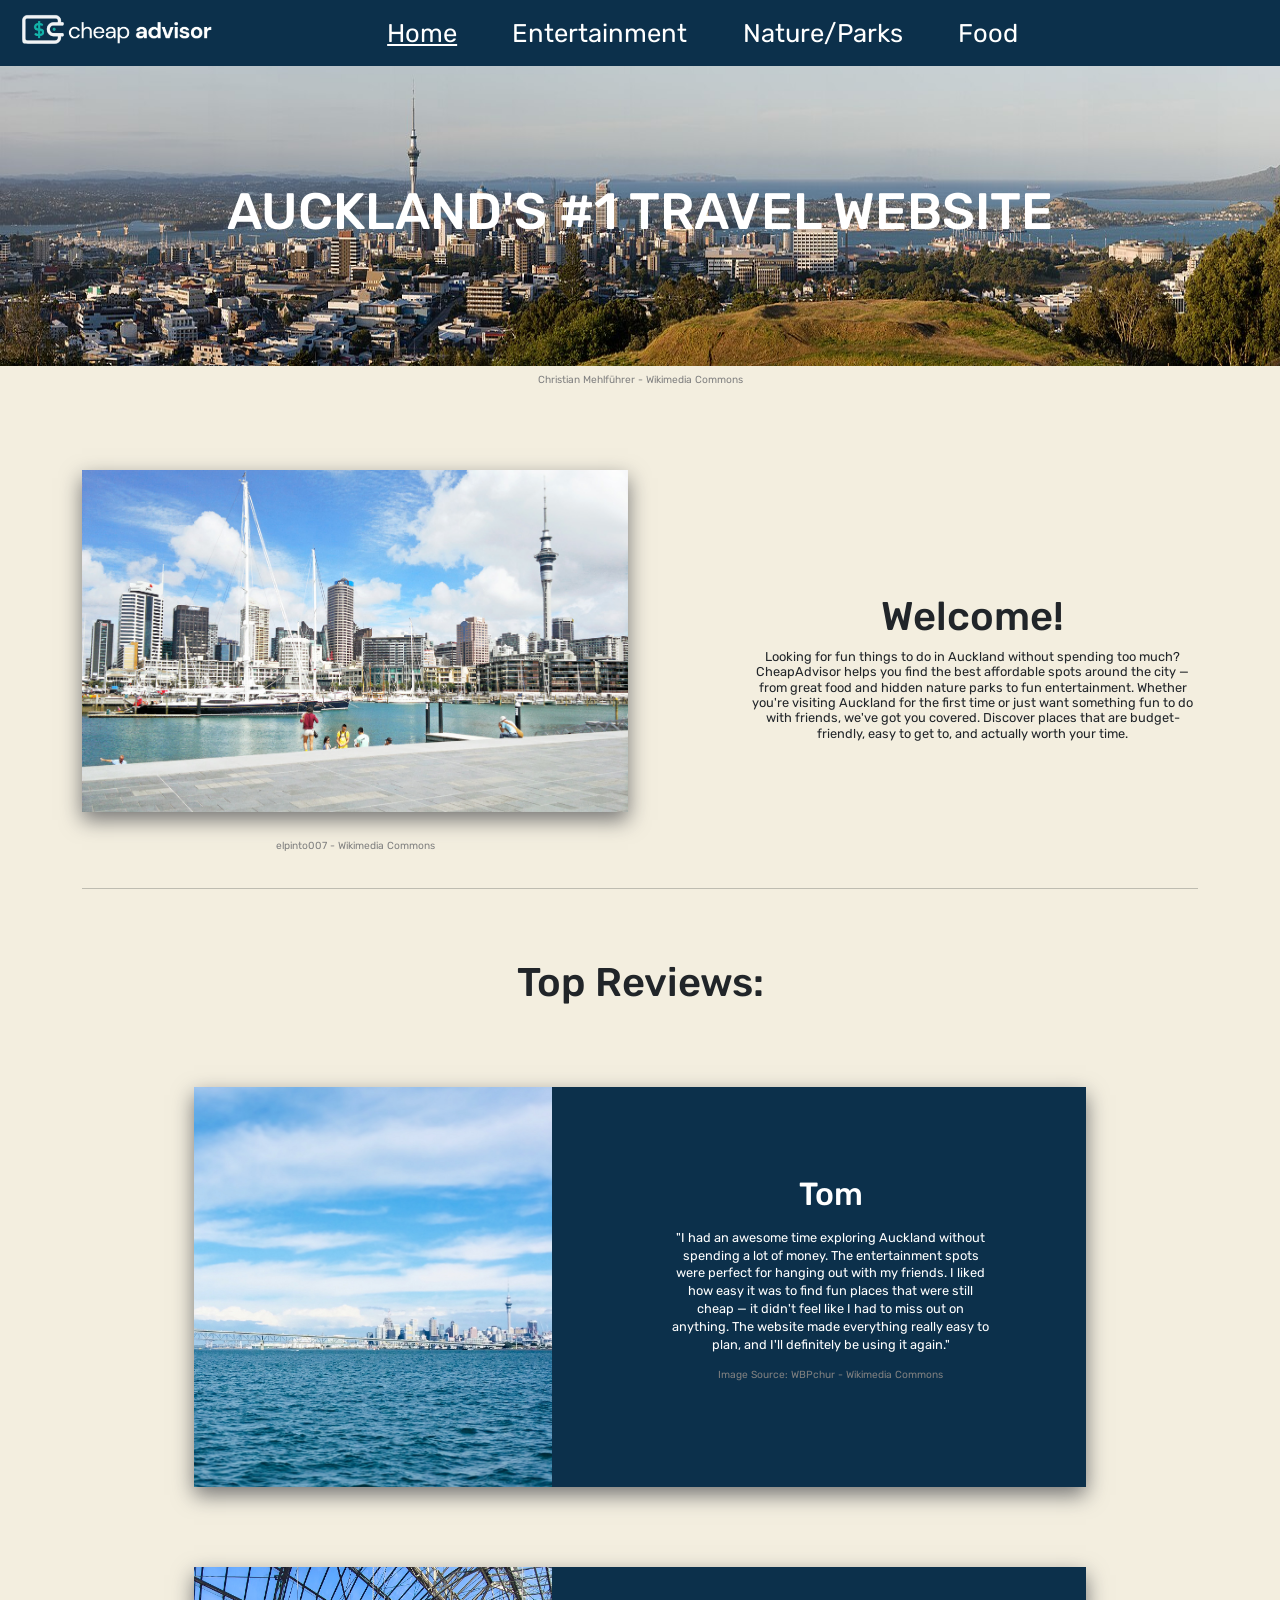
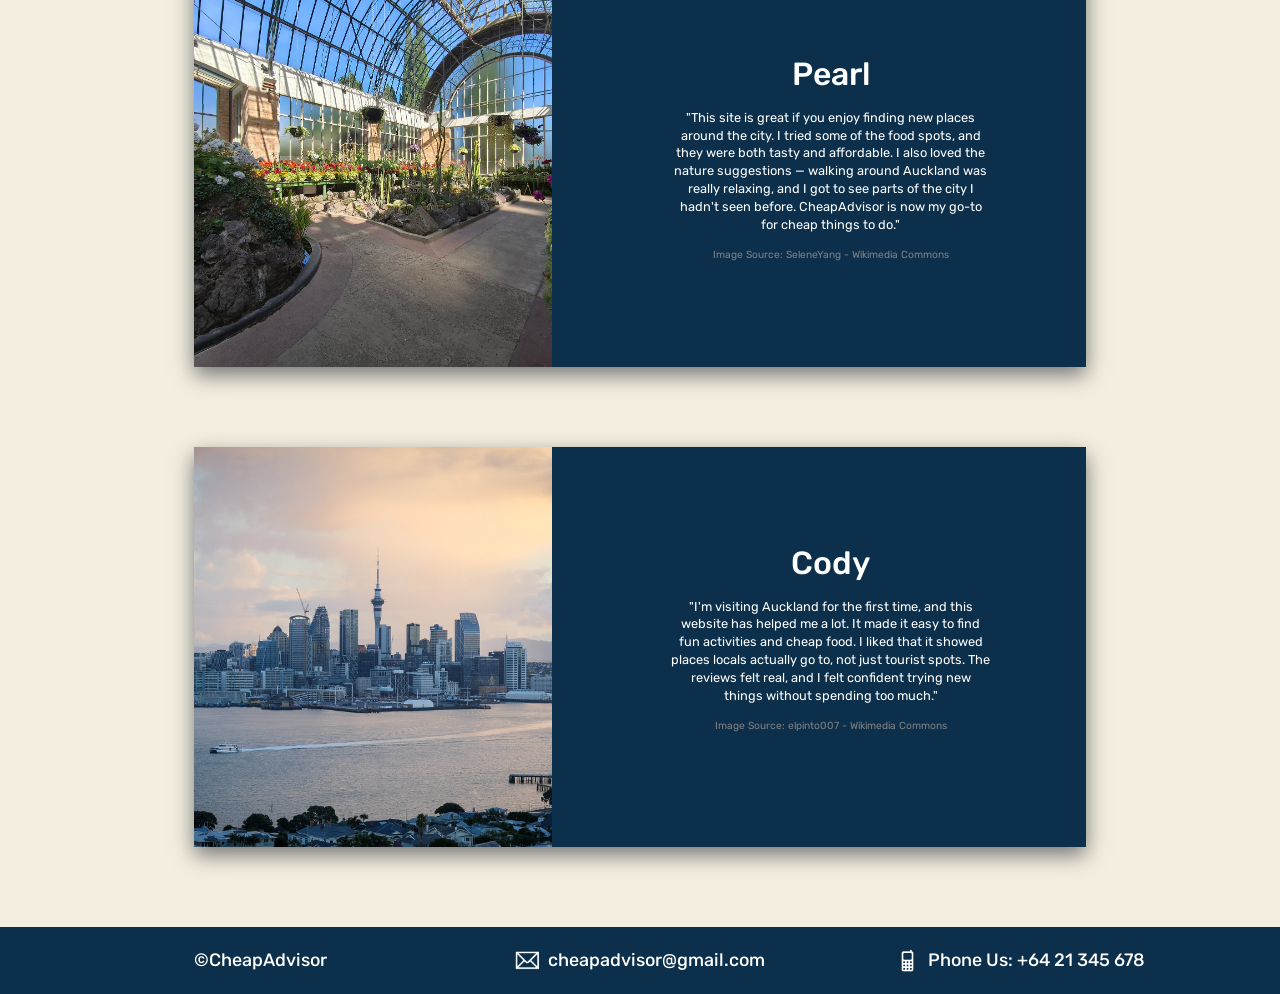
<file: index.html>
<!DOCTYPE html>
<html lang="en">
<head>
    <meta charset="UTF-8">
    <meta name="viewport" content="width=device-width, initial-scale=1.0">
    <link href="https://cdn.jsdelivr.net/npm/bootstrap@5.3.3/dist/css/bootstrap.min.css" rel="stylesheet">
    <link rel="stylesheet" href="stylesheet.css">
    <title>Home Page</title>
    <style>
        @import url('https://fonts.googleapis.com/css2?family=Rubik:ital,wght@0,300..900;1,300..900&display=swap');
    </style>
</head>

<body>
    <!-- Alligns Nav-Bar links and logo horizontally. -->
    <nav class="navbar d-flex align-items-center">
        <!-- Adds margin to the logo on larger screens. -->
        <div class="navLogo flex-fill ms-lg-3">
                <div class="navLogo flex-fill ms-3 ms-lg-0 me-lg-5">
                    <a href="index.html">
                        <img src="img/logo.png" class="logo d-none d-sm-block" alt="LogoImage">
                        <img src="img/logo_xs.png" class="logo d-block d-sm-none" alt="LogoImage">
                    </a>
                </div>
        </div>

        <!-- Links to other 3 pages on our website -->
        <div class="navLinks flex-fill me-lg-5">
            <a class="text-white text-decoration-underline" href="index.html">Home</a>
            <a class="text-white text-decoration-none" href="entertainment.html">Entertainment</a>
            <a class="text-white text-decoration-none" href="nature.html">Nature/Parks</a>
            <a class="text-white text-decoration-none" href="food.html">Food</a>
        </div>

         <!-- Empty space to help balance and center the navbar layout -->
        <div class="navRightSpacer flex-fill"></div>


    </nav>

    <!-- Banner of the index.html page -->

    <div class="banner">
        <img class="indexbanner img-fluid" src="img/index/indexheader.jpg" alt="Auckland Banner Image">
        <h1 class="bannertext">AUCKLAND'S #1 TRAVEL WEBSITE</h1>
    </div>


    <!-- Image of Auckland skyline with reference -->
    <figure class="text-center">
            <figcaption><a href="https://commons.wikimedia.org/wiki/File:AucklandPano_MC.jpg" target="_blank">Christian Mehlführer - Wikimedia Commons</a></figcaption>
    </figure>



    <!-- Welcome Portion -->
    <div class="welcomeinfo">
        <!-- Bootstrap container to keep all content aligned and padded -->
        <div class="container">
            <!-- Bootstrap row to align image and text side by side on larger screens, and stack on smaller screens -->
            <div class="row align-items-center">

                <!-- Image of Auckland CBD with reference -->
                <div class="col-md-6">
                    <figure class="text-center">
                        <img class="cbdimage img-fluid" src="img/index/Auckland_CBD.jpg" alt="Auckland CBD">
                        <figcaption><a href="https://commons.wikimedia.org/wiki/File:Auckland_CBD.jpg" target="_blank">elpinto007 - Wikimedia Commons</a></figcaption>
                    </figure>
                </div>

                <!-- Welcome text with heading and paragraph -->
                <div class="welcometext col-md-5 text-center ms-md-auto">
                    <h1 class="text-center">Welcome!</h1>
                    <h5 class="indexh5">
                        Looking for fun things to do in Auckland without spending too much? 
                        CheapAdvisor helps you find the best affordable spots around the city — 
                        from great food and hidden nature parks to fun entertainment. 
                        Whether you're visiting Auckland for the first time or just want something fun to do with friends, 
                        we've got you covered. Discover places that are budget-friendly, easy to get to, 
                        and actually worth your time.
                    </h5>
                </div>
            </div>
            <hr>
        </div>
    </div>


    <!-- Reviews -->
    <div class="reviewcontainer container">
        <h1 class="text-center">Top Reviews:</h1>

            <!-- Review 1 -->
            <div class="review-box">
                <!-- Bootstrap row that aligns review boxes side by side on larger screens, and stack on smaller screens -->
                <div class="row align-items-center flex-column flex-md-row text-center">
    
                    <!-- Image of Auckland CBD from the harbour-->
                    <div class="col-md-5 text-center">
                        <img src="img/index/Aucklandimage1.png" class="img-fluid review-img" alt="Shoreline Photo of Auckland CBD">
                    </div>
    
                    <!-- Review 1 text -->
                    <div class="col-md-7 text-center review-text">
                        <h1>Tom</h1>
                        <p>"I had an awesome time exploring Auckland without spending a lot of money. 
                            The entertainment spots were perfect for hanging out with my friends. 
                            I liked how easy it was to find fun places that were still cheap — it didn't 
                            feel like I had to miss out on anything. The website made everything really easy to plan, 
                            and I'll definitely be using it again."</p>

                        <!-- Image source/reference -->
                        <figure class="indexfigcaptions text-center">
                            <figcaption><a href="https://commons.wikimedia.org/wiki/File:Auckland_skyline_from_harbour.png" target="_blank">Image Source: WBPchur - Wikimedia Commons</a></figcaption>
                        </figure>

                    </div>
                </div>
            </div>
            
            <!-- Review 2 -->
            <div class="review-box">

                <!-- Bootstrap row that aligns review boxes side by side on larger screens, and stack on smaller screens -->
                <div class="row align-items-center">

                    <!-- Wintergardens Image-->
                    <div class="col-md-5 text-center">
                        <img src="img/index/Aucklandimage2.jpg" class="img-fluid review-img" alt="Wintergardens Image">
                    </div>
    
                    <!-- Review 2 text -->
                    <div class="col-md-4 text-center review-text">
                        <h1>Pearl</h1>
                        <p>"This site is great if you enjoy finding new places around the city. 
                            I tried some of the food spots, and they were both tasty and affordable. 
                            I also loved the nature suggestions — walking around Auckland was really relaxing, 
                            and I got to see parts of the city I hadn't seen before. CheapAdvisor is now my go-to 
                            for cheap things to do."</p>


                        <!-- Image source and reference-->
                        <figure class="indexfigcaptions text-center">
                            <figcaption><a href="https://commons.wikimedia.org/wiki/File:The-Wintergardens-Auckland-2.jpg" target="_blank">Image Source: SeleneYang - Wikimedia Commons</a></figcaption>
                        </figure>   
                    </div>


                </div>
            </div>
            
            <!-- Review 3 -->

            <div class='review-box'>

                <!-- Bootstrap row that aligns review boxes side by side on larger screens, and stack on smaller screens -->
                <div class="row align-items-center">
                    
                    <!-- Image of Auckland CBD at sunset -->
                    <div class="col-md-5 text-center">
                        <img src="img/index/Aucklandimage3.jpg" class="img-fluid review-img" alt="Sunset photo of Auckland CBD">
                    </div>

                    <!-- Review 3 text -->
                    <div class="col-md-4 text-center review-text">
                        <h1>Cody</h1>
                        <p>"I'm visiting Auckland for the first time, and this website has helped me a lot. 
                            It made it easy to find fun activities and cheap food. I liked that it showed places 
                            locals actually go to, not just tourist spots. The reviews felt real, and I felt confident 
                            trying new things without spending too much."</p>

                        <!-- Image source and reference -->
                        <figure class="indexfigcaptions text-center">
                            <figcaption><a href="https://commons.wikimedia.org/wiki/File:Auckland_skyline_-_May_2024.jpg" target="_blank">Image Source: elpinto007 - Wikimedia Commons</a></figcaption>
                        </figure>
                    </div>

                </div>

            </div>
    </div>


    <footer>
        <div class="container">

            <!-- Bootstrap container to keep content aligned and padded -->
            <div class="row align-items-center text-center">
    

                <!-- Left column in the footer -->
                <div class="col-md-4">
                    ©CheapAdvisor
                </div>
    
                <!-- Middle column with flexbox to align icon and email horizontally -->
                <div class="col-md-4 d-flex justify-content-center align-items-center gap-2">
                    <img class="footericons img-fluid" src="img/mailicon.png" alt="Mail icon">
                    <span>cheapadvisor@gmail.com</span>
                </div>
    
                <!-- Right column with phone icon + text -->
                <div class="col-md-4 d-flex justify-content-center align-items-center gap-2">
                    <img class="footericons img-fluid" src="img/phoneicon.png" alt="Phone icon">
                    <span>Phone Us: +64 21 345 678</span>
                </div>
    
            </div>
        </div>
    </footer>
</body>
</html>
</file>
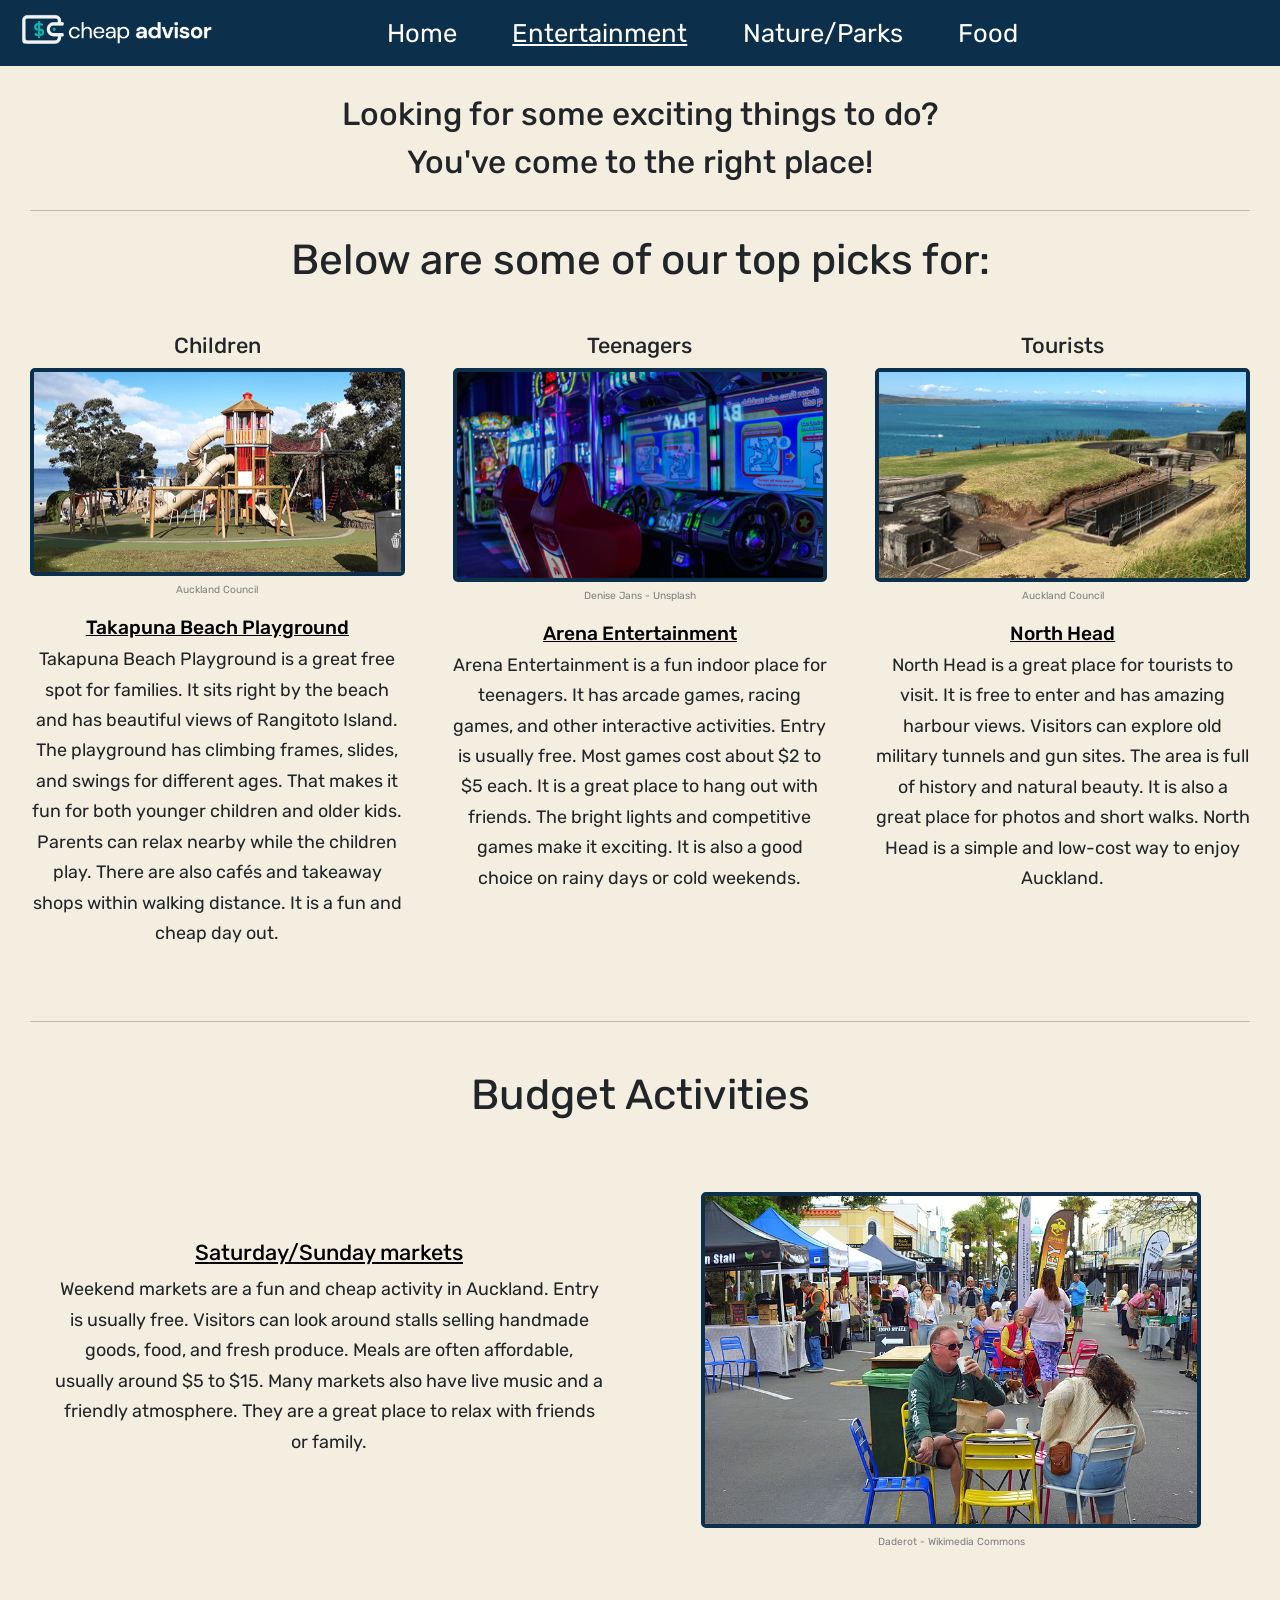
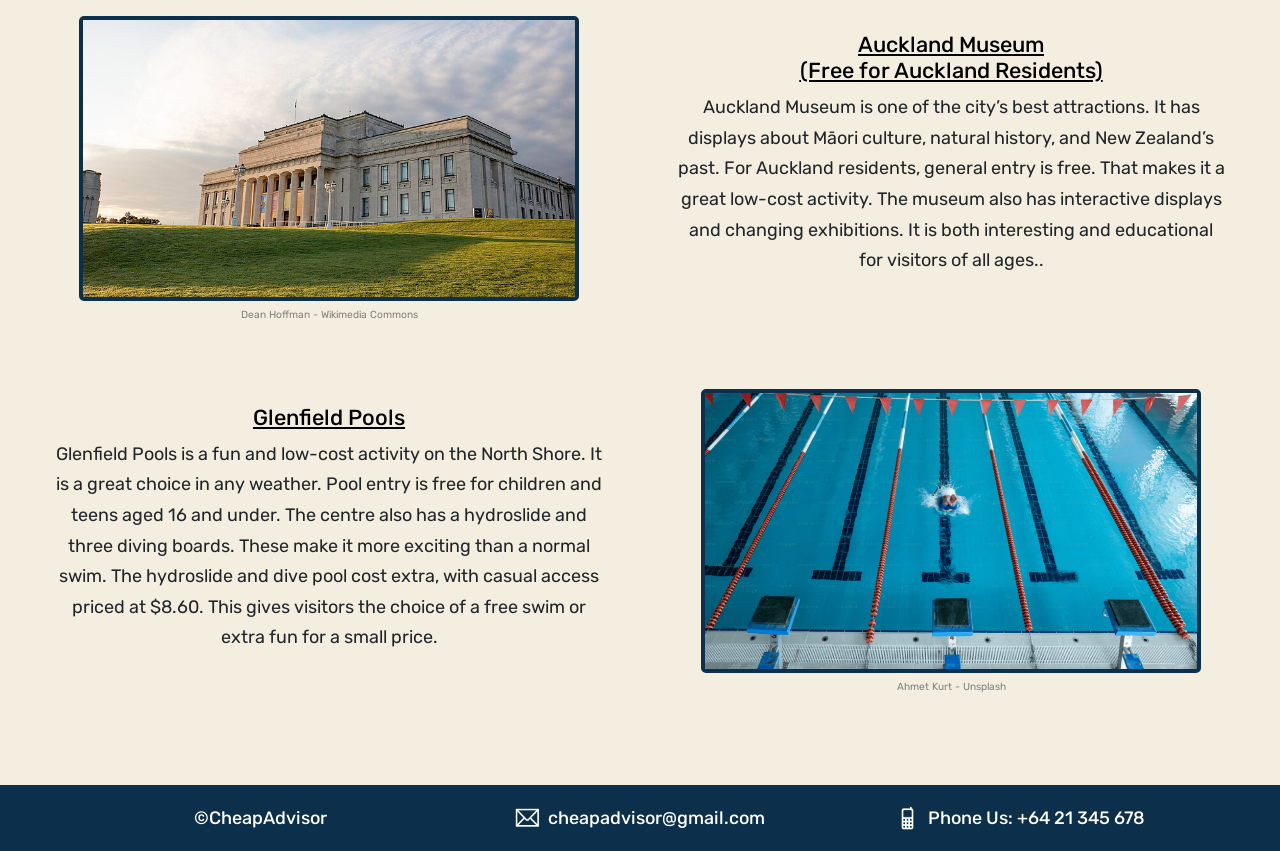
<file: entertainment.html>
<!DOCTYPE html>
<html lang="en">
<head>
    <meta charset="UTF-8">
    <meta name="viewport" content="width=device-width, initial-scale=1.0">

    <!-- Bootstrap -->
    <link href="https://cdn.jsdelivr.net/npm/bootstrap@5.3.3/dist/css/bootstrap.min.css" rel="stylesheet">

    <!-- CSS Stylesheet -->
    <link rel="stylesheet" href="stylesheet.css">

    <!-- Fancybox script and stylesheet used for the carousel gallery -->
    <link rel="stylesheet" href="https://cdn.jsdelivr.net/npm/@fancyapps/ui@5.0/dist/fancybox/fancybox.css">
    <script src="https://cdn.jsdelivr.net/npm/@fancyapps/ui@5.0/dist/fancybox/fancybox.umd.js"></script>  

    <!-- Page/Tab Title -->
    <title>Entertainment ~ Cheap Advisor</title>

    <!-- Font -->
    <style>
        @import url('https://fonts.googleapis.com/css2?family=Rubik:ital,wght@0,300..900;1,300..900&display=swap');
    </style>
</head>

<body>
    <!-- Nav Bar - Logo + Nav Links -->
    <nav class="navbar d-flex align-items-center">

        <!-- Logo on the left side of the Nav Bar -->
        <div class="navLogo flex-fill ms-lg-3">
            <div class="navLogo flex-fill ms-3 ms-lg-0 me-lg-5">
                <a href="index.html">
                    <!-- Larger Logo (Only shown on screens bigger than sm) -->
                    <img src="img/logo.png" class="logo d-none d-sm-block" alt="LogoImage">
                    <!-- Smaller Logo without text (Shown only on screens below sm size) -->
                    <img src="img/logo_xs.png" class="logo d-block d-sm-none" alt="LogoImage">
                </a>
            </div>
        </div>

        <!-- Navigation Links to the sites other pages -->
        <div class="navLinks flex-fill me-lg-5">
            <a class="text-white text-decoration-none" href="index.html">Home</a>
            <a class="text-white text-decoration-underline" href="entertainment.html">Entertainment</a>
            <a class="text-white text-decoration-none" href="nature.html">Nature/Parks</a>
            <a class="text-white text-decoration-none" href="food.html">Food</a>
        </div>

         <!-- Spacer on the right side to center the nav links -->
        <div class="navRightSpacer flex-fill"></div>
    </nav>

    <!-- Main Container -->
    <div class="main-container py-4">

            <!-- Intro Text -->
            <div class="text-center mb-lg-4">
                <p class="main-heading mb-lg-4">
                    Looking for some exciting things to do?<br>
                    You've come to the right place!
                </p>
                <hr>
            </div>


            <!-- Top Picks Section -->
            <div class="text-center mb-5">
                <h2 class="section-heading mb-3 mb-lg-5">Below are some of our top picks for:</h2>
                <div class="row gx-5">

                    <!-- Children Card -->
                    <div class="col-12 col-md-4 mb-4">
                        <h3 class="heading text-decoration-none">Children</h3>

                        <figure>

                            <!-- Main Image - Clickable to show fancybox carousel -->
                            <a href="img/Entertainment/takapunaplayground.jpg"
                            data-fancybox="Takapuna-Playground-Gallery"
                            data-caption='<a href="https://www.aucklandforkids.co.nz/playgrounds/takapuna-beach-reserve-playground/" target="_blank">Auckland Council</a>'>
                                <img src="img/Entertainment/takapunaplayground.jpg" alt="Takapuna Playground Spider Tunnel" class="horizontal-images TopPicksHover">
                            </a>

                            <!-- Clickable Image Attribution -->
                            <figcaption>
                                <a href="https://www.aucklandcouncil.govt.nz/en/parks-recreation/find-park-beach/park-detail/450.html" target="_blank">
                                    Auckland Council
                                </a>
                            </figcaption>

                            <!-- Images for the Takapuna Playground carousel -->
                            <a href="img/Entertainment/takapunaplayground2.jpg" alt="Takapuna Playground Swings"
                            data-fancybox="Takapuna-Playground-Gallery"
                            data-caption='<a href="https://www.aucklandcouncil.govt.nz/en/parks-recreation/find-park-beach/park-detail/450.html" target="_blank">Auckland Council</a>'>
                            </a>

                            <a href="img/Entertainment/takapunaplayground3.jpg" alt="Takapuna Playground Kids Slide"
                            data-fancybox="Takapuna-Playground-Gallery"
                            data-caption='<a href="https://www.aucklandcouncil.govt.nz/en/parks-recreation/find-park-beach/park-detail/450.html" target="_blank">Auckland Council</a>'>
                            </a>

                        </figure>

                        <h4 class="description-heading"><a href="https://www.aucklandcouncil.govt.nz/en/parks-recreation/find-park-beach/park-detail/450.html" target="_blank">Takapuna Beach Playground</a></h4>
                        <p class="description-text">Takapuna Beach Playground is a great free spot for families. It sits right by the beach and has beautiful views of Rangitoto Island. The playground has climbing frames, slides, and swings for different ages. That makes it fun for both younger children and older kids. Parents can relax nearby while the children play. There are also cafés and takeaway shops within walking distance. It is a fun and cheap day out.</p>
                    </div>

                    <!-- Teenagers Card -->
                    <div class="col-12 col-md-4 mb-4">
                        <h3 class="heading text-decoration-none">Teenagers</h3>

                        <figure>
                            <!-- Main Image - Clickable to show fancybox carousel -->
                            <a href="img/Entertainment/arenaentertainment.png" alt="Arena Entertainment Racing Arcade Game"
                            data-fancybox="Arena-Entertainment-Gallery"
                            data-caption='<a href="https://unsplash.com/photos/a-row-of-slot-machines-sitting-next-to-each-other-ch7ayIc0xRI" target="_blank">Denise Jans - Unsplash</a>'> 
                                <img src="img/Entertainment/arenaentertainment.png" class="horizontal-images TopPicksHover">
                            </a>

                            <!-- Clickable Image Attribution -->
                            <figcaption>
                                <a href="https://unsplash.com/photos/a-row-of-slot-machines-sitting-next-to-each-other-ch7ayIc0xRI" target="_blank">
                                    Denise Jans - Unsplash
                                </a>
                            </figcaption>

                            <!-- Images for Entertainment Carousel -->
                            <a href="img/Entertainment/arenaentertainment2.png" alt="Arena Entertainment Bowling Alley"
                            data-fancybox="Arena-Entertainment-Gallery"
                            data-caption='<a href="https://unsplash.com/photos/bowling-balls-hitting-pins-TS2_PvGhGgs" target="_blank">Karla Rivera - Unsplash</a>'>
                            </a>

                            <a href="img/Entertainment/arenaentertainment3.png" alt="Arena Entertainment Dodgeball Court"
                            data-fancybox="Arena-Entertainment-Gallery"
                            data-caption='<a href="https://unsplash.com/photos/people-playing-soccer-on-field-7X60-5nr3Tk" target="_blank">Wan San Yip - Unsplash</a>'>
                            </a>
                        </figure>
                        <h4 class="description-heading"><a href="https://www.facebook.com/arenaentertainmentnz/" target="_blank">Arena Entertainment</a></h4>
                        <p class="description-text">Arena Entertainment is a fun indoor place for teenagers. It has arcade games, racing games, and other interactive activities. Entry is usually free. Most games cost about $2 to $5 each. It is a great place to hang out with friends. The bright lights and competitive games make it exciting. It is also a good choice on rainy days or cold weekends.</p>
                    </div>

                    <!-- Tourists Card -->
                    <div class="col-12 col-md-4 mb-4">
                        <h3 class="heading text-decoration-none">Tourists</h3>

                        <figure>
                            <!-- Main North Head Image - Clickable to show fancybox carousel -->
                            <a href="img/Entertainment/northhead.jpg" alt="North Head Tunnels Mountaintop View"
                            data-fancybox="North-Head-Gallery"
                            data-caption='<a href="https://www.aucklandcouncil.govt.nz/en/parks-recreation/find-park-beach/park-detail/1402.html" target="_blank">Auckland Council</a>'>
                                <img src="img/Entertainment/northhead.jpg" class="horizontal-images TopPicksHover">
                            </a>

                            <!-- Clickable Image Attribution -->
                            <figcaption>
                                <a href="https://www.aucklandcouncil.govt.nz/en/parks-recreation/find-park-beach/park-detail/1402.html" target="_blank">
                                    Auckland Council
                                </a>
                            </figcaption>

                            <!-- Images for North Head Carousel + Attribution inside the carousel-->
                            <a href="img/Entertainment/northhead2.jpg" alt="North Head Large Cannon"
                            data-fancybox="North-Head-Gallery"
                            data-caption='<a href="https://www.aucklandcouncil.govt.nz/en/parks-recreation/find-park-beach/park-detail/1402.html" target="_blank">Auckland Council</a>'>
                            </a>

                            <a href="img/Entertainment/northhead3.jpg" alt="View of Rangitoto from North Head"
                            data-fancybox="North-Head-Gallery"
                            data-caption='<a href="https://www.aucklandcouncil.govt.nz/en/parks-recreation/find-park-beach/park-detail/1402.html" target="_blank">Auckland Council</a>'>
                            </a>
                        </figure>
                        <h4 class="description-heading"><a href="https://www.aucklandcouncil.govt.nz/en/parks-recreation/find-park-beach/park-detail/1402.html" target="_blank">North Head</a></h4>
                        <p class="description-text">North Head is a great place for tourists to visit. It is free to enter and has amazing harbour views. Visitors can explore old military tunnels and gun sites. The area is full of history and natural beauty. It is also a great place for photos and short walks. North Head is a simple and low-cost way to enjoy Auckland.</p>
                    </div>  
                </div>
            </div>
            
<!-- Line Spacer -->
<hr class="my-5">


    <div class="activities-container">
        <!-- Activities Section -->
        <div class="text-center mb-5">
            <h2 class="section-heading mb-5">Budget Activities</h2> 
            
        <!-- Saturday/Sunday Markets -->
            <div class="row align-items-start mb-5">
                <!-- Text ordering -->
                <div class="col-12 col-md-6 order-2 order-md-1 mt-md-4">
                    <!-- Responsive Header -->
                    <h3 class="heading text-center mt-md-4 mt-lg-5"><a href="https://www.aucklandforkids.co.nz/auckland-markets/" target="_blank">Saturday/Sunday markets</a></h3>
                    <p class="activities-description-text md-text-start">Weekend markets are a fun and cheap activity in Auckland. Entry is usually free. Visitors can look around stalls selling handmade goods, food, and fresh produce. Meals are often affordable, usually around $5 to $15. Many markets also have live music and a friendly atmosphere. They are a great place to relax with friends or family.</p>
                </div>
                <!-- Image Ordering -->
                <div class="col-12 col-md-6 order-1 order-md-2 mt-md-4">
                    <figure class>
                        <img src="img/Entertainment/sunday_markets.jpg" alt="Couple sitting between market stalls" class="activity-images">
                        <figcaption>
                            <a href="https://commons.wikimedia.org/wiki/File:Napier_Urban_Farmers%27_Market_-_Napier,_NZ_-_DSC05295.jpg" target="_blank">Daderot - Wikimedia Commons</a>
                        </figcaption>
                    </figure>
                </div> 
            </div>

            <!-- Auckland Musuem -->
            <div class="row align-items-start mb-5 order-1 order-md-1">
                <div class="col-12 col-md-6">
                    <figure>
                        <img src="img/Entertainment/aucklandmusuem.jpg" alt="Outside photo of Auckland Musuem" class="activity-images">
                        <figcaption>
                            <a href="https://commons.wikimedia.org/wiki/File:Auckland_War_Memorial_Museum_in_2021.jpg" target="_blank">Dean Hoffman - Wikimedia Commons</a>
                        </figcaption>
                    </figure>
                </div> 
                <div class="col-12 col-md-6 order-2 order-md-2">
                    <h3 class="heading text-center mt-lg-3"><a href="https://www.aucklandmuseum.com/" target="_blank">Auckland Museum<br>(Free for Auckland Residents)</a></h3>
                    <p class="activities-description-text md-text-end">Auckland Museum is one of the city’s best attractions. It has displays about Māori culture, natural history, and New Zealand’s past. For Auckland residents, general entry is free. That makes it a great low-cost activity. The museum also has interactive displays and changing exhibitions. It is both interesting and educational for visitors of all ages..</p>
                </div>
            </div>

            <!-- Glenfield Pools -->
            <div class="row align-items-start mb-5">
                <!-- Text Ordering to make the text on the left -->
                <div class="col-12 col-md-6 order-2 order-md-1">
                    <h3 class="heading text-center mt-lg-3"><a href="https://aucklandleisure.co.nz/locations/glenfield-pool-and-leisure-centre/" target="_blank">Glenfield Pools</a></h3>
                    <p class="activities-description-text md-text-start">Glenfield Pools is a fun and low-cost activity on the North Shore. It is a great choice in any weather. Pool entry is free for children and teens aged 16 and under. The centre also has a hydroslide and three diving boards. These make it more exciting than a normal swim. The hydroslide and dive pool cost extra, with casual access priced at $8.60. This gives visitors the choice of a free swim or extra fun for a small price.</p>
                </div>
                <!-- Image ordering and responsiveness so it's on the right -->
                <div class="col-12 col-md-6 order-1 order-md-2">
                    <figure class>
                        <img src="img/Entertainment/glenfieldpool.png" alt="Top View of Glienfield Pool Lanes" class="activity-images">
                        <figcaption>
                            <a href="https://unsplash.com/photos/a-large-swimming-pool-with-a-row-of-lanes-_mKwplKUbJE" target="_blank">Ahmet Kurt - Unsplash</a>
                        </figcaption>
                    </figure>
                </div> 
            </div>
        </div>
    </div>
    </div>











    <!-- Footer -->
    <footer>
        <div class="container">

            <!-- Bootstrap container to keep content aligned and padded -->
            <div class="row align-items-center text-center">
    

                <!-- Left column in the footer -->
                <div class="col-md-4">
                    ©CheapAdvisor
                </div>
    
                <!-- Middle column with flexbox to align icon and email horizontally -->
                <div class="col-md-4 d-flex justify-content-center align-items-center gap-2">
                    <img class="footericons img-fluid" src="img/mailicon.png" alt="Mail icon">
                    <span>cheapadvisor@gmail.com</span>
                </div>
    
                <!-- Right column with phone icon + text -->
                <div class="col-md-4 d-flex justify-content-center align-items-center gap-2">
                    <img class="footericons img-fluid" src="img/phoneicon.png" alt="Phone icon">
                    <span>Phone Us: +64 21 345 678</span>
                </div>
    
            </div>
        </div>
    </footer>

    <!-- Fancybox settings/buttons -->
    <script>
            Fancybox.bind('[data-fancybox="Takapuna-Playground-Gallery"]', {
                Toolbar: {
                    display: {
                    left: ["infobar"],
       

                    middle: [
                        "zoomIn",
                        "zoomOut",     
                    ],
   
                    right: ["close"],
                    },
                },
            });  

            Fancybox.bind('[data-fancybox="Arena-Entertainment-Gallery"]', {
                Toolbar: {
                    display: {
                    left: ["infobar"],
       

                    middle: [
                        "zoomIn",
                        "zoomOut",   
                    ],
   
                    right: ["close"],
                    },
                },
            });  

            Fancybox.bind('[data-fancybox="North-Head-Gallery"]', {
                Toolbar: {
                    display: {
                    left: ["infobar"],
       

                    middle: [
                        "zoomIn",
                        "zoomOut",
   
                    ],
   
                    right: ["close"],
                    },
                },
            });  
        </script>

</body>
</html>
</file>
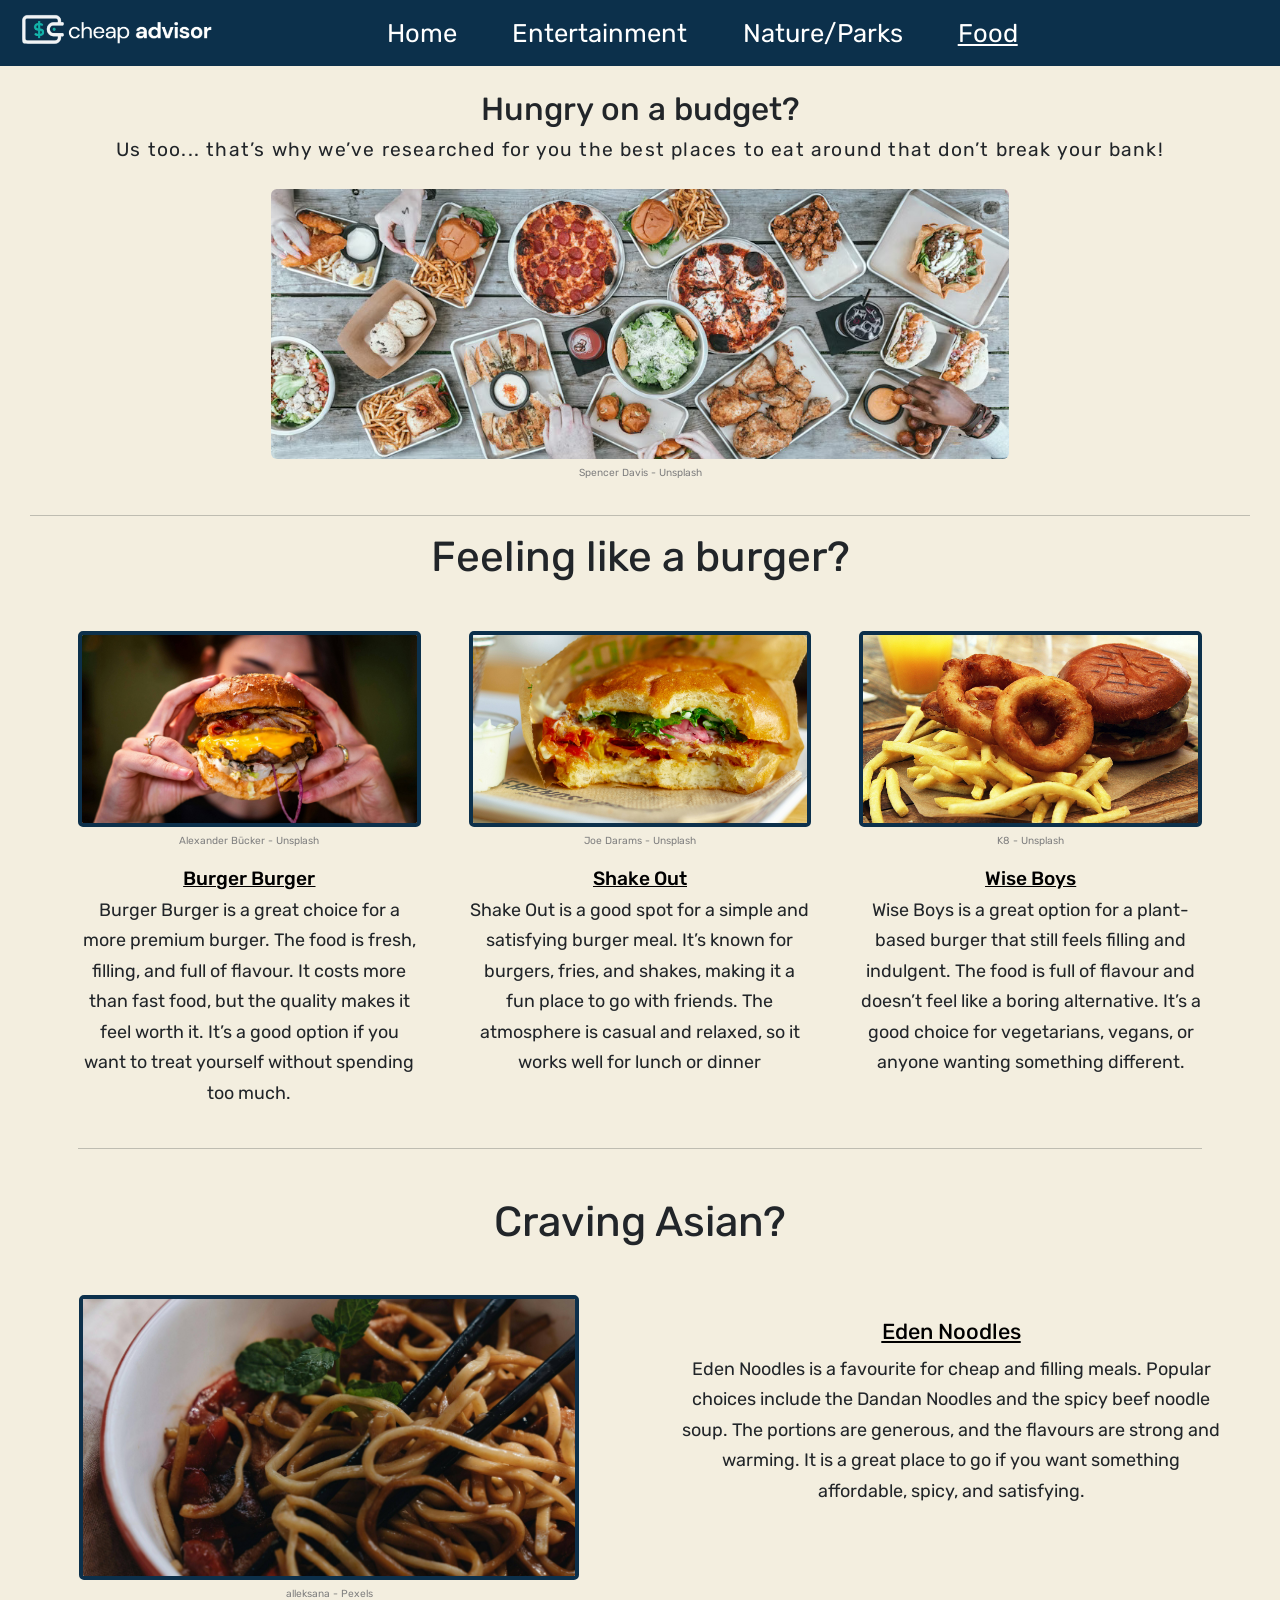
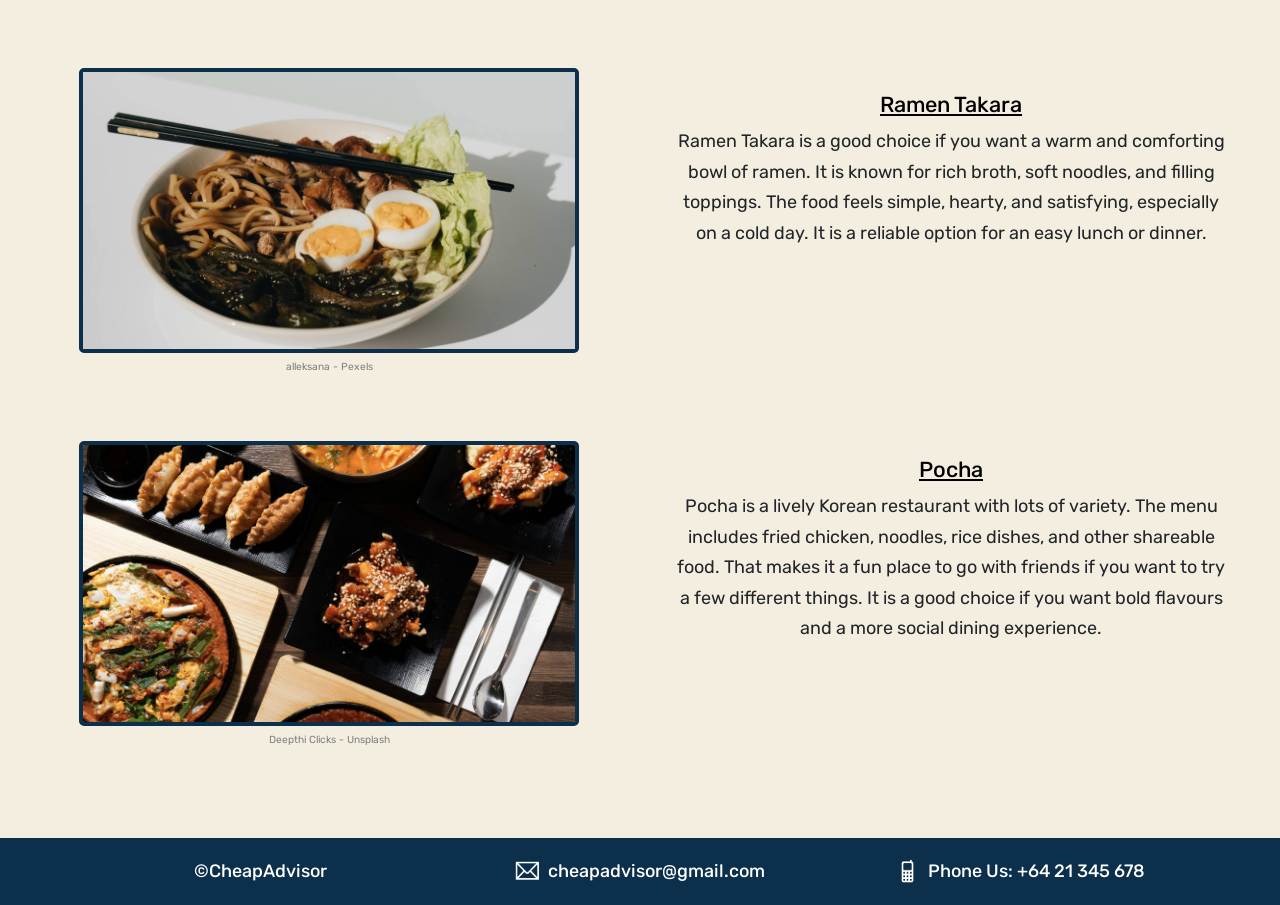
<file: food.html>
<!DOCTYPE html>
<html lang="en">
<head>
    <meta charset="UTF-8">
    <meta name="viewport" content="width=device-width, initial-scale=1.0">

    <!-- Bootstrap -->
    <link href="https://cdn.jsdelivr.net/npm/bootstrap@5.3.3/dist/css/bootstrap.min.css" rel="stylesheet">

    <!-- CSS Stylesheet -->
    <link rel="stylesheet" href="stylesheet.css">

    <!-- Page/Tab Title -->
    <title>Food ~ Cheap Advisor</title>

    <!-- Font -->
    <style>
        @import url('https://fonts.googleapis.com/css2?family=Rubik:ital,wght@0,300..900;1,300..900&display=swap');
    </style>
</head>

<body>
    <!-- Nav Bar - Logo + Nav Links -->
    <nav class="navbar d-flex align-items-center">
        
        <!-- Logo on the left side of the Nav Bar -->
        <div class="navLogo flex-fill ms-lg-3">
            <div class="navLogo flex-fill ms-3 ms-lg-0 me-lg-5">
                <a href="index.html">
                    <!-- Larger Logo (Only shown on screens bigger than sm) -->
                    <img src="img/logo.png" class="logo d-none d-sm-block" alt="LogoImage">
                    <!-- Smaller Logo without text (Shown only on screens below sm size) -->
                    <img src="img/logo_xs.png" class="logo d-block d-sm-none" alt="LogoImage">
                </a>
            </div>
        </div>

        <!-- Navigation Links to the sites other pages -->
        <div class="navLinks flex-fill me-lg-5">
            <a class="text-white text-decoration-none" href="index.html">Home</a>
            <a class="text-white text-decoration-none" href="entertainment.html">Entertainment</a>
            <a class="text-white text-decoration-none" href="nature.html">Nature/Parks</a>
            <a class="text-white text-decoration-underline" href="food.html">Food</a>
        </div>

        <!-- Spacer on the right side to center the nav links -->
        <div class="navRightSpacer flex-fill"></div>
    </nav>

    <div class="main-container py-4">

        <!-- Main Header Text -->
        <div class="text-center mb-lg-4">
            <h1 class="main-heading">
                Hungry on a budget?
            </h1>
            <p class="sub-text">
                Us too... that’s why we’ve researched for you
                the best places to eat around that don’t
                break your bank!
            </p>
        </div>

        <!-- Hero Image -->
        <div class="food-banner-container text-center d-flex justify-content-center">
            <figure>
                <img src="img/Food/food_banner.jpg" alt="Top View of many people eating at a table" class="food-banner">
                <!-- Attributin to Hero Image -->
                <figcaption>
                    <a href="https://unsplash.com/photos/a-group-of-people-sitting-around-a-table-with-food-vJsj-hgOEG0" target="_blank">Spencer Davis - Unsplash</a>
                </figcaption>
            </figure>
        </div>

        <!-- Line Spacer -->
        <hr>

        <!-- Burger Card Container -->
        <div class="text-center mb-5 mx-2 mx-md-5">

            <!-- Burger Section Header -->
            <h2 class="section-heading mb-3 mb-lg-5">Feeling like a burger?</h2>
            <div class="row gx-5">

                <!-- Burger Burger Card -->
                <div class="col-12 col-md-4 mb-4">
                    <figure>
                        <img src="img/Food/burger_burger.jpg" alt="Person Holding up a burger with both hands" class="horizontal-images">
                        <!-- Burger Burger Image Attribution -->
                        <figcaption>
                            <a href="https://unsplash.com/photos/a-person-holding-a-large-juicy-cheeseburger-with-bacon-PYvKy9IuAq4" target="_blank">Alexander Bücker - Unsplash</a>
                        </figcaption>
                    </figure>
                    <!-- Restaurant Description Header + Link to their site -->
                    <h3 class="description-heading"><a href="https://burgerburger.co.nz/" target="_blank">Burger Burger</a></h3>
                    <!-- Description of Burger Burger -->
                    <p class="description-text">Burger Burger is a great choice for a more premium burger. The food is fresh, filling, and full of flavour. It costs more than fast food, but the quality makes it feel worth it. It’s a good option if you want to treat yourself without spending too much.</p>
                </div>

                <!-- Shake Out Card -->
                <div class="col-12 col-md-4 mb-4">
                    <figure>
                        <img src="img/Food/shake_out.jpg" alt="Vegan Burger in paper wrapping" class="horizontal-images">
                        <!-- Shake Out Image Attribution -->
                        <figcaption>
                            <a href="https://unsplash.com/photos/burger-and-fries-on-black-table-aIN58RJSmqM" target="_blank">Joe Darams - Unsplash</a>
                        </figcaption>
                    </figure>
                    <!-- Restaurant Description Header + Link to their site -->
                    <h3 class="description-heading"><a href="https://www.shakeout.co/" target="_blank">Shake Out</a></h3>
                    <!-- Description of Shake Out -->
                    <p class="description-text">Shake Out is a good spot for a simple and satisfying burger meal. It’s known for burgers, fries, and shakes, making it a fun place to go with friends. The atmosphere is casual and relaxed, so it works well for lunch or dinner</p>
                </div>

                <!-- Wise Boys Card -->
                <div class="col-12 col-md-4 mb-4">
                    <figure>
                        <img src="img/Food/wise_boys.jpg" alt="Burger, onion ring and frys on a board" class="horizontal-images">
                        <!-- Wise Boys Image Attribution -->
                        <figcaption>
                            <a href="https://unsplash.com/photos/burger-on-white-ceramic-plate-m50ah221MRg" target="_blank">K8 - Unsplash</a>
                        </figcaption>
                    </figure>
                    <!-- Restaurant Description Header + Link to their site -->
                    <h3 class="description-heading"><a href="https://wiseboys.nz/" target="_blank">Wise Boys</a></h3>
                    <!-- Description of Wise Boys -->
                    <p class="description-text">Wise Boys is a great option for a plant-based burger that still feels filling and indulgent. The food is full of flavour and doesn’t feel like a boring alternative. It’s a good choice for vegetarians, vegans, or anyone wanting something different.</p>
                </div>
            </div>

            <!-- Line Separator -->
            <hr>
        </div>

        <!-- Asian Food Container -->
        <div class="asian-food-container">
            <div class="text-center mb-5">
                <!-- Asian Section Header -->
                <h2 class="section-heading mb-5">Craving Asian?</h2>

                <!-- Eden Noodles -->
                <div class="row align-items-start mb-5">
                    <div class="col-12 col-md-6">
                        <!-- Eden Noodles Image -->
                        <figure>
                            <img src="img/Food/eden_noodles.jpg" alt="Noodles in a bowl close p" class="asian-food-images">
                            <!-- Eden Noodles Image Attribution -->
                            <figcaption>
                                <a href="https://www.pexels.com/photo/asian-style-noodles-with-pepper-4223946/" target="_blank">alleksana - Pexels</a>
                            </figcaption>
                        </figure>
                    </div>
                    <div class="col-12 col-md-6">
                        <!-- Eden Noodles Description Header with link to original side + Description of restaurant -->
                        <h3 class="heading text-center mt-md-3 mt-lg-4"><a href="https://edennoodles.nz/" target="_blank">Eden Noodles</a></h3>
                        <p class="activities-description-text md-text-end">Eden Noodles is a favourite for cheap and filling meals. Popular choices include the Dandan Noodles and the spicy beef noodle soup. The portions are generous, and the flavours are strong and warming. It is a great place to go if you want something affordable, spicy, and satisfying.</p>
                    </div>
                </div>

                <!-- Ramen Takara -->
                <div class="row align-items-start mb-5">
                    <div class="col-12 col-md-6">
                        <!-- Ramen Takara Image -->
                        <figure>
                            <img src="img/Food/ramen_takara.jpg" alt="Ramen with boiled eggs" class="asian-food-images">
                            <!-- Ramen Takara Image Attribution -->
                            <figcaption>
                                <a href="https://www.pexels.com/photo/ramen-in-a-bowl-with-chopsticks-on-top-4224214/" target="_blank">alleksana - Pexels</a>
                            </figcaption>
                        </figure>
                    </div>
                    <div class="col-12 col-md-6">
                        <!-- Ramen Takara Description Header with link to original side + Description of restaurant -->
                        <h3 class="heading text-center mt-md-3 mt-lg-4"><a href="https://ramentakara.co.nz/" target="_blank">Ramen Takara</a></h3>
                        <p class="activities-description-text md-text-end">Ramen Takara is a good choice if you want a warm and comforting bowl of ramen. It is known for rich broth, soft noodles, and filling toppings. The food feels simple, hearty, and satisfying, especially on a cold day. It is a reliable option for an easy lunch or dinner.</p>
                    </div>
                </div>

                <!-- Pocha -->
                <div class="row align-items-start mb-5">
                    <div class="col-12 col-md-6">
                        <!-- Pocha Image -->
                        <figure>
                            <img src="img/Food/pocha.jpg" alt="Korean rice bowl - Bibimbap" class="asian-food-images">
                            <!-- Pocha Image Attribution -->
                            <figcaption>
                                <a href="https://unsplash.com/photos/a-table-topped-with-bowls-of-food-and-chopsticks--UUkXJIXgy4" target="_blank">Deepthi Clicks - Unsplash</a>
                            </figcaption>
                        </figure>
                    </div>
                    <div class="col-12 col-md-6">
                        <!-- Pocha Description Header with link to original side + Description of restaurant -->
                        <h3 class="heading text-center mt-md-2 mt-lg-3"><a href="https://pocha.co.nz/" target="_blank">Pocha</a></h3>
                        <p class="activities-description-text md-text-end">Pocha is a lively Korean restaurant with lots of variety. The menu includes fried chicken, noodles, rice dishes, and other shareable food. That makes it a fun place to go with friends if you want to try a few different things. It is a good choice if you want bold flavours and a more social dining experience.</p>
                    </div>
                </div>
            </div>
        </div>

    </div>

    <!-- Footer -->
    <footer>
        <div class="container">
            <!-- Bootstrap container to keep content aligned and padded -->
            <div class="row align-items-center text-center">

                <!-- Left column in the footer -->
                <div class="col-md-4">
                    ©CheapAdvisor
                </div>

                <!-- Middle column with flexbox to align icon and email horizontally -->
                <div class="col-md-4 d-flex justify-content-center align-items-center gap-2">
                    <img class="footericons img-fluid" src="img/mailicon.png" alt="Mail icon">
                    <span>cheapadvisor@gmail.com</span>
                </div>

                <!-- Right column with phone icon + text -->
                <div class="col-md-4 d-flex justify-content-center align-items-center gap-2">
                    <img class="footericons img-fluid" src="img/phoneicon.png" alt="Phone icon">
                    <span>Phone Us: +64 21 345 678</span>
                </div>

            </div>
        </div>
    </footer>

    <!-- Bootstrap Script -->
    <script src="https://cdn.jsdelivr.net/npm/bootstrap@5.3.3/dist/js/bootstrap.bundle.min.js"></script>
</body>
</html>
</file>
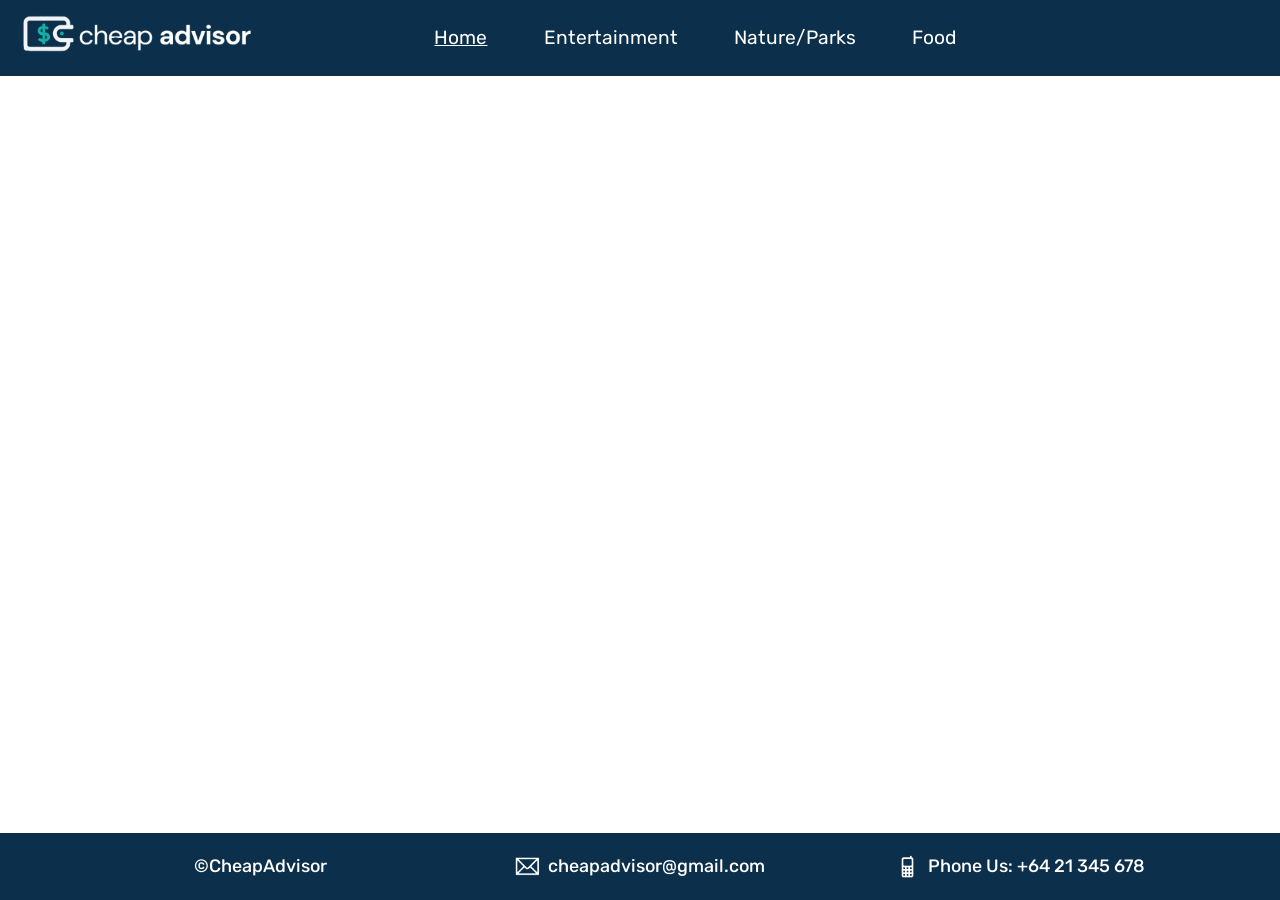
<file: Template/Final Template/template.html>
<!DOCTYPE html>
<html lang="en">
<head>
    <meta charset="UTF-8">
    <meta name="viewport" content="width=device-width, initial-scale=1.0">
    <link href="https://cdn.jsdelivr.net/npm/bootstrap@5.3.3/dist/css/bootstrap.min.css" rel="stylesheet">
    <link rel="stylesheet" href="template_stylesheet.css">
    <title>Template Computer</title>
    <style>
        @import url('https://fonts.googleapis.com/css2?family=Rubik:ital,wght@0,300..900;1,300..900&display=swap');
    </style>
</head>
<body>
    <nav class="navbar d-flex align-items-center">

        <div class="navLogo flex-fill ms-lg-3">
            <img src="logo.png" class="logo" alt="LogoImage">
        </div>

        <div class="navLinks flex-fill">
            <a class="text-white text-decoration-underline"href="#">Home</a>
            <a class="text-white text-decoration-none"href="#">Entertainment</a>
            <a class="text-white text-decoration-none"href="#">Nature/Parks</a>
            <a class="text-white text-decoration-none"href="#">Food</a>
        </div>

        <div class="navRightSpacer flex-fill"></div>


    </nav>


    <footer>
        <div class="container">
            <div class="row align-items-center text-center">
    
                <div class="col-md-4">
                    ©CheapAdvisor
                </div>
    
                <div class="col-md-4 d-flex justify-content-center align-items-center gap-2">
                    <img class="footericons img-fluid" src="mailicon.png" alt="Mail icon">
                    <span>cheapadvisor@gmail.com</span>
                </div>
    
                <div class="col-md-4 d-flex justify-content-center align-items-center gap-2">
                    <img class="footericons img-fluid" src="phoneicon.png" alt="Phone icon">
                    <span>Phone Us: +64 21 345 678</span>
                </div>
    
            </div>
        </div>
    </footer>
</body>
</html>
</file>
<file: stylesheet.css>
/* -------------------------------- *
  /* Template (Header + Footer) */
/* -------------------------------- */

/* Navbar Container */
.navbar {
    background-color: #0c304b; /* Colour of the nav bar */
    width: 100%; /* Ensures navbar spans the full width of the page */

}

/* Logo image */
.logo { 
    /* styling makes the nav bar logo responsive       -
         minimum = 17px (so it never gets too tiny)
       - preferred = 5% of viewport width
       - maximum = 50px (so it doesn’t get oversized on large screens) */
    height: clamp(17px, 5vw, 50px);
    width: auto;
}

/* Navigation Links */
.navLinks a {
    font-size: clamp(11px, 2vw, 32px); /* Responsive font size for nav links */
    margin: 0 clamp(0px, 2vw, 35px); /* Responsive horizontal margin between links */
    white-space: nowrap; /* Prevents links from breaking into multiple lines */
    font-family: "Rubik";
}

/* Footer Styles */
footer{
    background-color: #0c304b;
    color: white;
    padding: 20px 0;
    bottom: 0;
    width: 100%;
    font-size: clamp(12px, 1.4vw, 32px); /* Responsive font size for footer text */
    font-family: "Rubik";
    font-weight: 450; /* Slightly bolder than normal for better readability */
}

/* Footer Icon Styling (Mail and Phone) */
.footericons{
    width: clamp(16px, 2vw, 32px); /* Responsive width for footer icons so they scale with the screen size */
    height: auto; /* Maintains the aspect ratio of the icons */
}
/* -------------------------------- */





/* -------------------------------- */
        /* Global Styles */
/* -------------------------------- */

/* Style for the entire page, font, background colour and margin reset */
body {
    background-color: #f3eedf; /* Background colour of the page */
    font-family: "Rubik", sans-serif; /* Sets the font for the entire page */
    margin: 0; /* Removes default margin to allow for full-width elements */
}

/* Styling for image attribution that appears under images */
figcaption a {
    font-size: clamp(8.5px, 0.8vw, 25px); /* Responsive font size for image captions global across all pages*/
    margin-top: 4px; /* Adds a small margin above the caption for spacing between the image and caption */
    color: gray; /* Sets the color of the caption text to gray for better readability and a subtle look so it doesn't overpower the image */
    text-decoration: none;
}

/* Hover effect for image attribution captions */
figcaption a:hover {
    color: gray; 
    font-size: clamp(10px, 0.85vw, 25px); /* Responsive font size on hover, changes minimum size so appears bigger on hover */
    text-decoration: underline; /* Adds underline when hovered to indicate it's clickable */
}

/* -------------------------------- */




/* -------------------------------- */
        /* Index Page */
/* -------------------------------- */


/* Styling for the banner on the top of the index page; this ensures it spans the full width 
and maintains aspect ratio, as well as letting the text be centered and inside of the image. */
.banner{
    position: relative;
    display: flex;
    justify-content: center;
    align-items: center;
}

/* Auto-adjusts the height of the banner image + header to fit the screen.*/
.indexbanner{
    height: clamp(60px, 25vw, 300px);
}


/* Allows the header inside of the banner to be responsive and scale down and up across devices. */
.bannertext{
    position: absolute;
    color: white;
    text-align: center;
    font-size: clamp(18px, 4vw, 60px); /* Responsive font size for the banner text. */
}

/* Container for the welcome portion of the index page */
.welcomeinfo{
    margin-top: 80px;
    margin-bottom: 200px;
}

/* Styling for the Auckland CBD image */
.cbdimage{
    box-shadow: 0 8px 20px rgb(116, 116, 116);
    margin-bottom: 20px;
}


/* Makes the font not bold, and allows the paragraph to be responsive on all devices / auto-adjust */
.indexh5{
    font-weight: normal;
    font-size: clamp(10px, 1vw, 60px);
}

/* Container for all 3 reviews boxes, pushes up the boxes more up and towards the <hr> line breaker */
.reviewcontainer{
    margin-top: -130px;
}


/* Styling for each review box */
.review-box {
    width: 80%; /* Sets the width of each review box at 80%, keeping it at an appropriate size*/
    margin: 80px auto;
    background-color: #0c304b;
    color: white;
    position: relative; /* Allows for absolute positioning of elements inside the box (text, images) if needed */
    box-shadow: 0 8px 20px rgb(116, 116, 116); /* Adds a shadow effect to the review boxes */
}

/* Wrapper / Container for all the text within the review boxes */
.review-text {
    display: flex; 
    flex-direction: column;
    justify-content: center;
    max-width: 80%;
    margin: 0 auto;
    padding: clamp(8px, 3vw, 60px); /* Responsive padding for the text inside the review boxes, scales with screen size */
    align-items: center;
    padding: 20px 60px;
}

/* Styling for the paragraphs inside the review boxes */
.review-text p {
    font-size: clamp(10px, 1vw, 14px);
    width: clamp(200px, 25vw, 600px);
    margin: 0;
    text-align: center;
    line-height: 1.4;
}

/* Styling for the headings inside the review boxes */
.review-box h1 {
    font-size: clamp(14px, 4vw, 32px); /* Responsive font size for the headings */
    margin-bottom: clamp(4px, 2vw, 15px); /* Margin below the heading that scales to create spacing between the heading and the paragraph text */
}

/* Image styling for pictures inside review boxes */
.review-img {
    width: 100%;
    height: clamp(200px, 34vw, 400px);
    object-fit: cover; 
    display: block;
}

/* Column styling for the review boxes */
.review-box .col-md-5{
    height: 100%;
}

.review-box .col-md-7 {
    height: 100%;
}

.review-box .row{
    height: 100%;
}


/* Styling for the figcaptions under images, and responsiveness */
.indexfigcaptions{
    margin-top: 10px;
    text-align: center;
    font-size: clamp(10px, 1vw, 14px);
    width: 500px;
}


/* -------------------------------- */





/* -------------------------------- */
        /* Entertainment */
/* -------------------------------- */

/* Main Wrapper for the entire content of the page, sets max width and centers it */
.main-container {
    width: 100%;
    max-width: 2000px; /* Prevents content from stretching too much on large screens */
    margin: 0 auto; /* Centers the content horizontally */
    padding: 30px; /* Padding around all content for spacing */
}

/* Wrapper for activities section */
.activities-container {
    width: 100%;
    max-width: 1300px;
    margin: 0 auto;
}

/* Main First Heading for the page */
.main-heading {
    font-size: clamp(17px, 2.5vw, 45px); /* Responsive font size, with a large minimum to ensure it stays large */
    font-weight: 450; /* Bold text for the main heading to make it stand out */
}

/* Heading for the sections of the page (Top Picks, Budget Activities) */
.section-heading {
    font-size: clamp(20px, 3.3vw, 42px);
    font-weight: 430; /* Slightly less bold than the main heading to create a visual hierarchy */
}

/* Hover effect for the images in the Top Picks section */
.TopPicksHover {
    transition: transform 0.3s ease, opacity 0.3s ease; /* Smooth transition for scaling and opacity changes */
}

/* Scaling hover effect for the images in top picks */
.TopPicksHover:hover {
    transform: scale(1.05); /* Makes image slightly larger on hover to not overlap the figcaption while still being noticable */
    opacity: 0.8;        
}

/* Aligns the figcaption within the carousel when clicked on smaller screens */
.fancybox__caption {
    text-align: center;
}

/* Styling for the headingsin the top picks section */
.description-heading {
    font-size: clamp(14px, 1.5vw, 35px);
    text-decoration: underline;
    margin-top: 12px;
    margin-bottom: 5px;
}

/* Changes the colour of the heading links to black */
.description-heading a{
    color: black;
}

/* Hover effect for the headings in the top picks section */
.description-heading a:hover{
    font-size: clamp(15px, 1.6vw, 38px);
    color: rgb(67, 67, 67); /* Grey to stand out on hover from original black text */
}

/* Description of activities in Top Picks */
.description-text {
    font-size: clamp(13px, 1.4vw, 20px);
    line-height: 1.7; /* Increases line height for better readability */
    min-width: 200px; /* Ensures text doesn't get too narrow on small screens */
    max-width: 500px; /* Prevents text from stretching too much on large screens */
    margin: 0 auto; /* Centers the text horizontally */
}

/* Top Picks (Horizontally Aligned) Image Styling */
.horizontal-images {
    border: 4px solid #0c304b; /* Smooth/Curved Border */
    border-radius: 5px;
    /* Responsive width: scales with the screen size but has a maximum to prevent it from getting too large on big screens */
    width: 100%;
    max-width: 400px;
    height: auto;
}


/* Styling for images in budget activities section */
/* Similar to top picks however images are bigger so different max-width */
.activity-images{
    border: 4px solid #0c304b;
    border-radius: 5px;
    width: 100%;
    max-width: 500px;
    height: auto;
}


/* Styling for the headings and descriptions in the budget activities section */
.heading {
    font-size: clamp(18px, 1.7vw, 35px);
    text-decoration: underline; /* Underlines for the heading to make it stand out against descriptions */
    font-weight: 450;
}

/* Changes the colour of the heading links to black */
.heading a {
    color: black;
}

/* Hover effect for the headings*/
.heading a:hover {
    font-size: clamp(20px, 1.8vw, 38px); /* Increases size on hover */
    color: rgb(67, 67, 67); /* Changes colour to a bit lighter on hover */
}


/* Responsive styling for the descriptions in the budget activities section */
.activities-description-text {
    font-size: clamp(13px, 1.8vw, 18px);
    line-height: 1.7;
    max-width: 550px; /* Ensures text doesn't stretch too much on large screens */
    margin: 0 auto; /* Centers the text horizontally */
}





/* -------------------------------- */




/* -------------------------------- */
            /* Nature */
/* -------------------------------- */

/* -------------------------------- */


/* Banner container - centers the heading text over the image */
.naturebanner{
    position: relative;
    display: flex;
    justify-content: center; /* Horizontal Centering */
    align-items: center; /* Vertical Centering */
}

/* Beach images in the 3-column section */
.beach-images {
    border: 4px solid #0c304b;
    width: 100%; /* Responsive width */
    max-width: 400px; /* Prevents images from becoming too large */
    height: clamp(200px, 20vw, 300px); /* Responsive height scaling */
}

/* Main content box for each nature location */
.nature-box {
    width: 80%; /* Keeps content centered with margins */
    margin: 80px auto; /* Spacing between sections */
    background-color: #0c304b;
    color: white;
    position: relative;
    box-shadow: 0 8px 20px rgb(116, 116, 116); /* Depth / Shadow effect */
}

/* Text container inside each nature box */
.nature-text {
    display: flex;
    flex-direction: column;  /* Stacks heading + paragraph vertically */
    justify-content: center; /* Vertically centers content */
    max-width: 80%;
    margin: 0 auto;
    padding: clamp(8px, 3vw, 60px);
    align-items: center;
    padding: 20px 60px; /* Consistent spacing inside text box */
}

/* Paragraph styling */
.nature-text p {
    font-size: clamp(10px, 1vw, 14px); /* Responsive text size */
    width: clamp(200px, 25vw, 600px); /* Controls line length */
    margin: 0;
    text-align: center;
    line-height: 1.3; 
}

/* Headings inside each nature box */
.nature-box h1 {
    font-size: clamp(10px, 3vw, 32px); /* Scales with screen size */
    margin-bottom: clamp(4px, 2vw, 15px); 
    width: clamp(200px, 25vw, 600px);
}

/* Images inside nature boxes (Trail Section) */
.nature-img {
    width: 100%;
    height: clamp(250px, 50vw, 500px);
    object-fit: cover; /* Prevents distortion, crops instead */
    display: block;
}

/* Ensure Bootstrap columns fill full height of container */
.nature-box .col-md-5{
    height: 100%;
}

.nature-box .col-md-7 {
    height: 100%;
}

.nature-box .row{
    height: 100%;
}

/* Banner image sizing */
.naturebannerimg{
    height: clamp(60px, 16vw, 230px);
}

/* Hover effect for interactive elements (images + headings) */
.naturehover {
    transition: transform 0.3s ease;
}

.naturehover:hover {
    transform: scale(1.05);  /* Slight zoom effect */
}

/* Heading links inside nature boxes */
.trail-heading a{
    color: white;
}

/* Removes underline from links */
.nature-links{
    text-decoration: none;
}

/* -------------------------------- */
        /* Food */
/* -------------------------------- */

/* Sub text under main heading */
.sub-text {
    font-size: clamp(14px, 1.5vw, 32px);
    letter-spacing: 1.2px; /* Adds spacing between letters for better readability and clearer writing */
}

/* Wrapper for the food banner image */
.food-banner-container {
    width: 100%;
}

/* Hero image */
.food-banner {
    width: auto;
    max-width: 800px; /* Prevents image from stretching too wide on large screens and taking up lots of space */
    height: clamp(110px, 33vw, 270px);
    border-radius: 6px; /* Rounded corners */
}

/* Container for asian food section, sets max width and centers it */
.asian-food-container {
    width: 100%;
    max-width: 1300px;
    margin: 0 auto;
}

/* Styling for images in asian food section, border colour, rounded border, max width */
.asian-food-images {
    border: 4px solid #0c304b;
    border-radius: 5px;
    width: 100%;
    max-width: 500px;
}

/* -------------------------------- */
</file>
<file: Template/Final Template/template_stylesheet.css>
.navbar {
    background-color: #0c304b;

}

.logo {
    height: clamp(18.3px, 5vw, 60px);
    width: auto;
}

.navLinks a {
    font-size: clamp(10px, 1.5vw, 32px);
    margin: 0 clamp(0px, 2vw, 35px);
    white-space: nowrap;
    font-family: "Rubik";
}

footer{
    background-color: #0c304b;
    color: white;
    padding: 20px 0;
    position: fixed;
    bottom: 0;
    width: 100%;
    font-size: clamp(12px, 1.4vw, 32px);
    font-family: "Rubik";
    font-weight: 450;
}


.footericons{
    width: clamp(16px, 2vw, 32px);
    height: auto;
}
</file>
